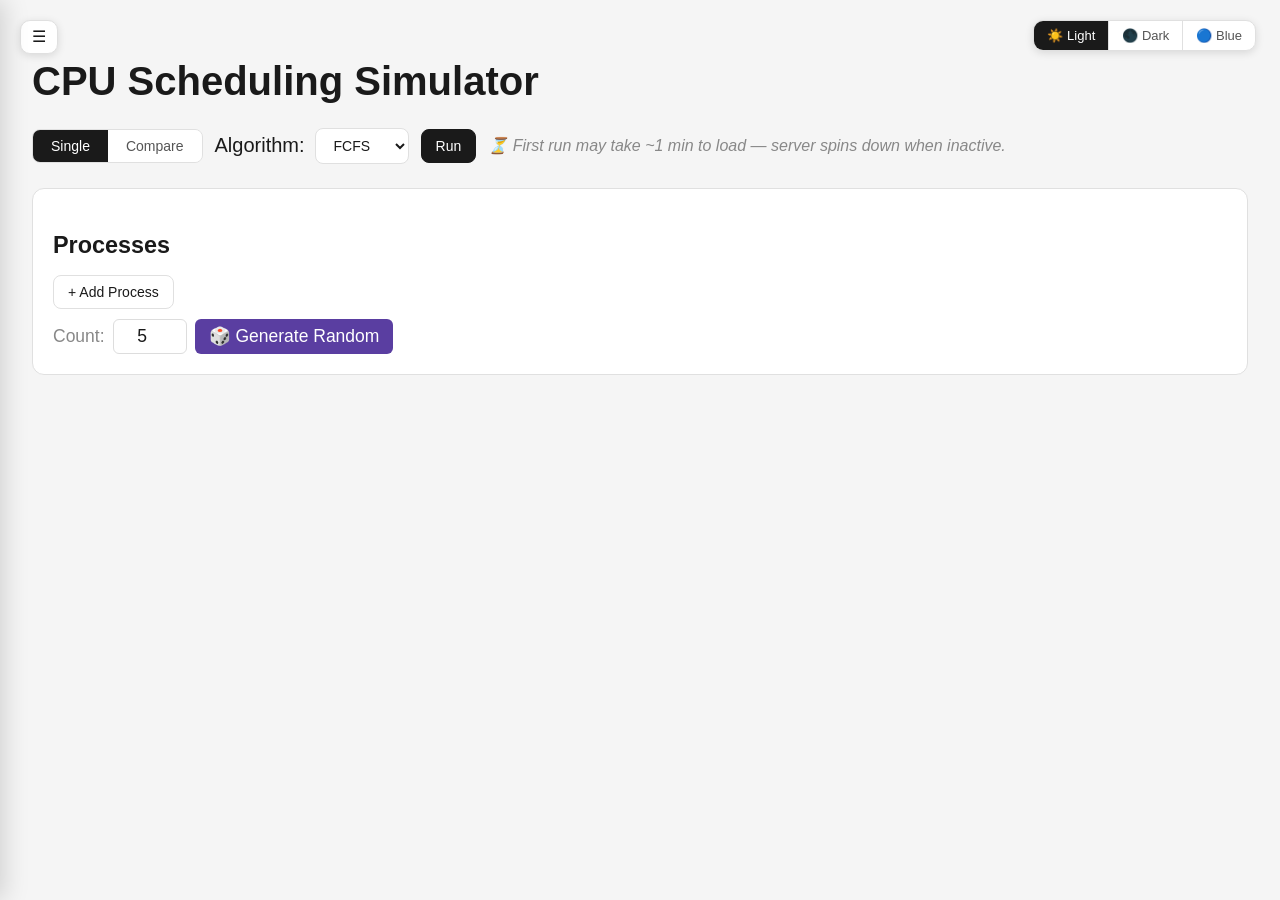
<file: index.html>
<!Doctype html>
<html lang="en">
<head>
    <meta charset="utf-8">
    <title>CPU Scheduling Simulator</title>

    <!-- CSS modules -->
    <link rel="stylesheet" href="css/base.css">
    <link rel="stylesheet" href="css/layout.css">
    <link rel="stylesheet" href="css/modal.css">
    <link rel="stylesheet" href="css/process.css">
    <link rel="stylesheet" href="css/gantt.css">
    <link rel="stylesheet" href="css/table.css">
    <link rel="stylesheet" href="css/averages.css">
    <link rel="stylesheet" href="css/compare.css">
    <link rel="stylesheet" href="css/theme.css">
    <link rel="stylesheet" href="css/recents.css">

    <script type="module" src="js/main.js"></script>
</head>
<body>

<button id="btn-hamburger" title="Recent Runs">☰</button>

<div id="recents-overlay"></div>

<div id="recents-sidebar">
    <div class="recents-header">
        <h2>⏱ Recent Runs</h2>
        <button id="btn-close-recents" title="Close">✕</button>
    </div>
    <div id="recents-list"></div>
    <div class="recents-footer">
        <button id="btn-clear-recents">Clear All</button>
    </div>
</div>

<div id="theme-switcher">
    <button class="theme-btn theme-btn-active" data-theme="light">☀️ Light</button>
    <button class="theme-btn" data-theme="dark">🌑 Dark</button>
    <button class="theme-btn" data-theme="blue">🔵 Blue</button>
</div>

<h1>CPU Scheduling Simulator</h1>

<div id="algorithmSelector">

    <!-- Mode toggle -->
    <div id="mode-toggle">
        <button id="btn-single"  class="mode-btn mode-btn-active">Single</button>
        <button id="btn-compare" class="mode-btn">Compare</button>
    </div>

    <!-- Single mode: one dropdown -->
    <div id="single-controls">
        <label for="algorithm">Algorithm:</label>
        <select id="algorithm">
            <option value="FCFS">FCFS</option>
            <option value="SJF">SJF</option>
            <option value="SRTF">SRTF</option>
            <option value="RR">RR</option>
            <option value="Priority">Priority</option>
        </select>
    </div>

    <!-- Compare mode: checkboxes -->
    <div id="compare-controls">
        <span class="compare-label">Algorithms:</span>
        <label class="algo-checkbox"><input type="checkbox" value="FCFS"     checked> FCFS</label>
        <label class="algo-checkbox"><input type="checkbox" value="SJF"      checked> SJF</label>
        <label class="algo-checkbox"><input type="checkbox" value="SRTF">             SRTF</label>
        <label class="algo-checkbox"><input type="checkbox" value="RR">               RR</label>
        <label class="algo-checkbox"><input type="checkbox" value="Priority">          Priority</label>
    </div>

    <!-- Quantum (shown for RR in either mode) -->
    <div id="quantum-group">
        <label for="quantum">Quantum:</label>
        <input type="number" id="quantum" min="1" max="99" value="2">
    </div>

    <button id="run-algorithm">Run</button>
    <span id="server-notice">⏳ First run may take ~1 min to load — server spins down when inactive.</span>
</div>

<!-- Process List -->
<div id="process-container">
    <h3>Processes</h3>
    <div id="process-list"></div>
    <button id="btn-open-modal" class="btn-add-process">+ Add Process</button>
    <div class="random-controls">
        <label for="random-count">Count:</label>
        <input type="number" id="random-count" min="1" max="20" value="5">
        <button id="btn-generate-random" class="btn-random">🎲 Generate Random</button>
    </div>
</div>

<!-- Add Process Modal -->
<div id="modal">
    <div id="modal-box">
        <h2>Add new Process</h2>
        <div class="modal-field">
            <label for="arrival-time">Arrival Time</label>
            <input type="number" id="arrival-time" placeholder="e.g. 0" min="0" max="99">
        </div>
        <div class="modal-field">
            <label for="burst-time">Burst Time</label>
            <input type="number" id="burst-time" placeholder="e.g. 5" min="1" max="99">
        </div>
        <div class="modal-field">
            <label for="priority">Priority <span style="font-weight:400">(optional)</span></label>
            <input type="number" id="priority" placeholder="e.g. 1" min="0" max="99">
        </div>
        <p class="error" id="modal-error"></p>
        <div class="modal-buttons">
            <button id="btn-add-process" class="btn-add">Add</button>
            <button id="btn-cancel" class="btn-cancel">Cancel</button>
        </div>
    </div>
</div>

<!-- Single-mode Results -->
<div id="results">
    <h2>Results</h2>

    <h3>Gantt Chart</h3>
    <div id="gantt-chart"></div>

    <h3>Process Table</h3>
    <table>
        <thead>
            <tr>
                <th>Process</th>
                <th>Arrival Time</th>
                <th>Burst Time</th>
                <th>Priority</th>
                <th>Waiting Time</th>
                <th>Turnaround Time</th>
            </tr>
        </thead>
        <tbody id="process-table-body"></tbody>
    </table>

    <div id="averages"></div>
</div>

<!-- Compare-mode Results -->
<div id="comparison-results">
    <h2>Comparison Results</h2>

    <h3>Summary</h3>
    <table id="comparison-summary-table">
        <thead>
            <tr>
                <th>Algorithm</th>
                <th>Avg Waiting Time</th>
                <th>Avg Turnaround Time</th>
                <th>Throughput</th>
            </tr>
        </thead>
        <tbody id="comparison-summary-body"></tbody>
    </table>

    <div id="comparison-charts"></div>
</div>

</body>
</html>
</file>
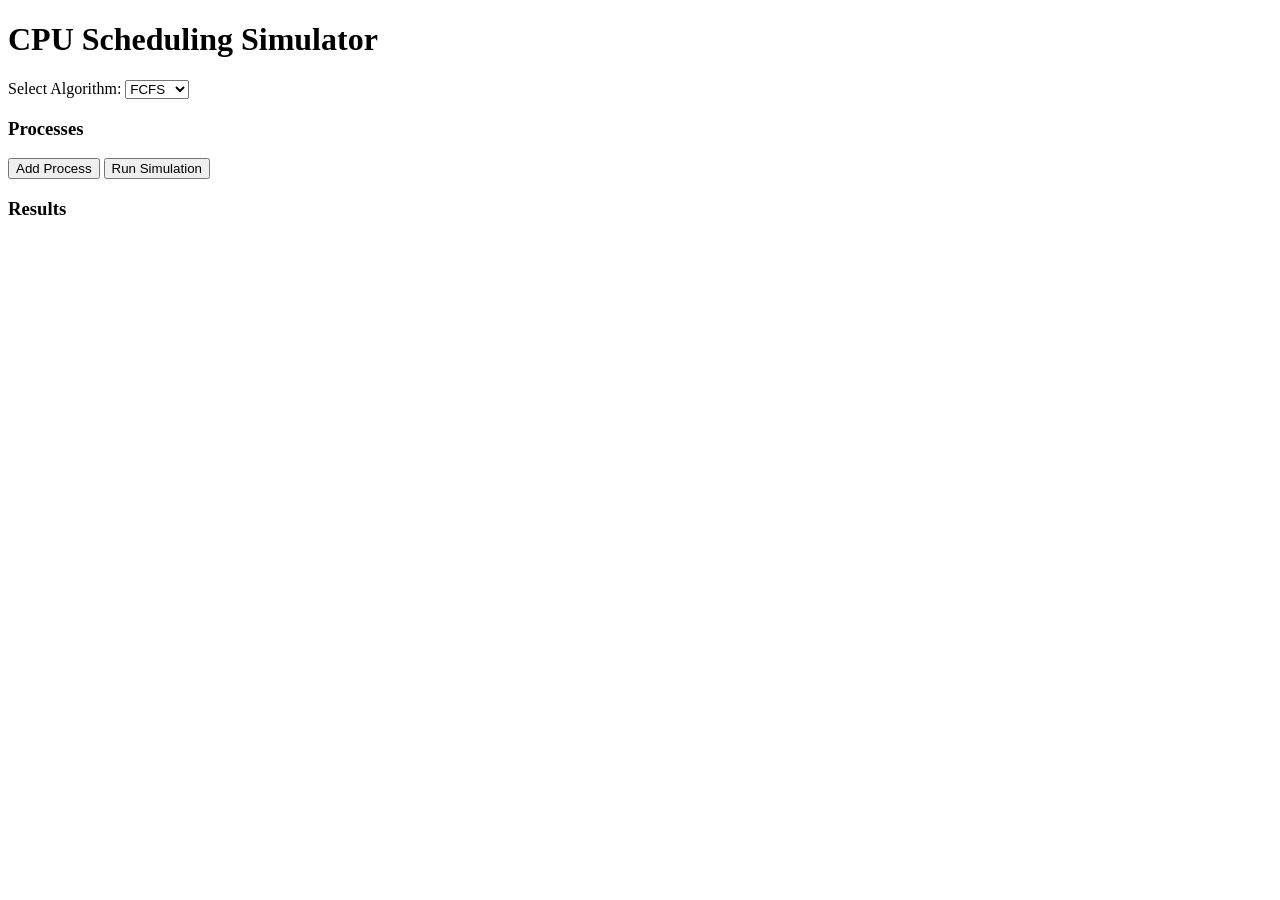
<file: target/classes/static/index.html>
<!Doctype html>
<html lang="en">
<head>
    <meta charset="utf-8">
    <title>CPU Scheduling Simulator</title>
    <script defer src="main.js"></script>
</head>
<body>
<h1>CPU Scheduling Simulator</h1>
<label for="algorithm">Select Algorithm:</label>
<select id="algorithm">
    <option value="FCFS">FCFS</option>
    <option value="SJF">SJF</option>
    <option value="SRTF">SRTF</option>
    <option value="RR">RR</option>
    <option value="Priority">Priority</option>
</select>
<h3>Processes</h3>
<div id="processContainer"></div>
<button id="add-process">Add Process</button>
<button id="run-algorithm">Run Simulation</button>
<h3>Results</h3>
<pre id="results"></pre>
</body>
</html>
</file>
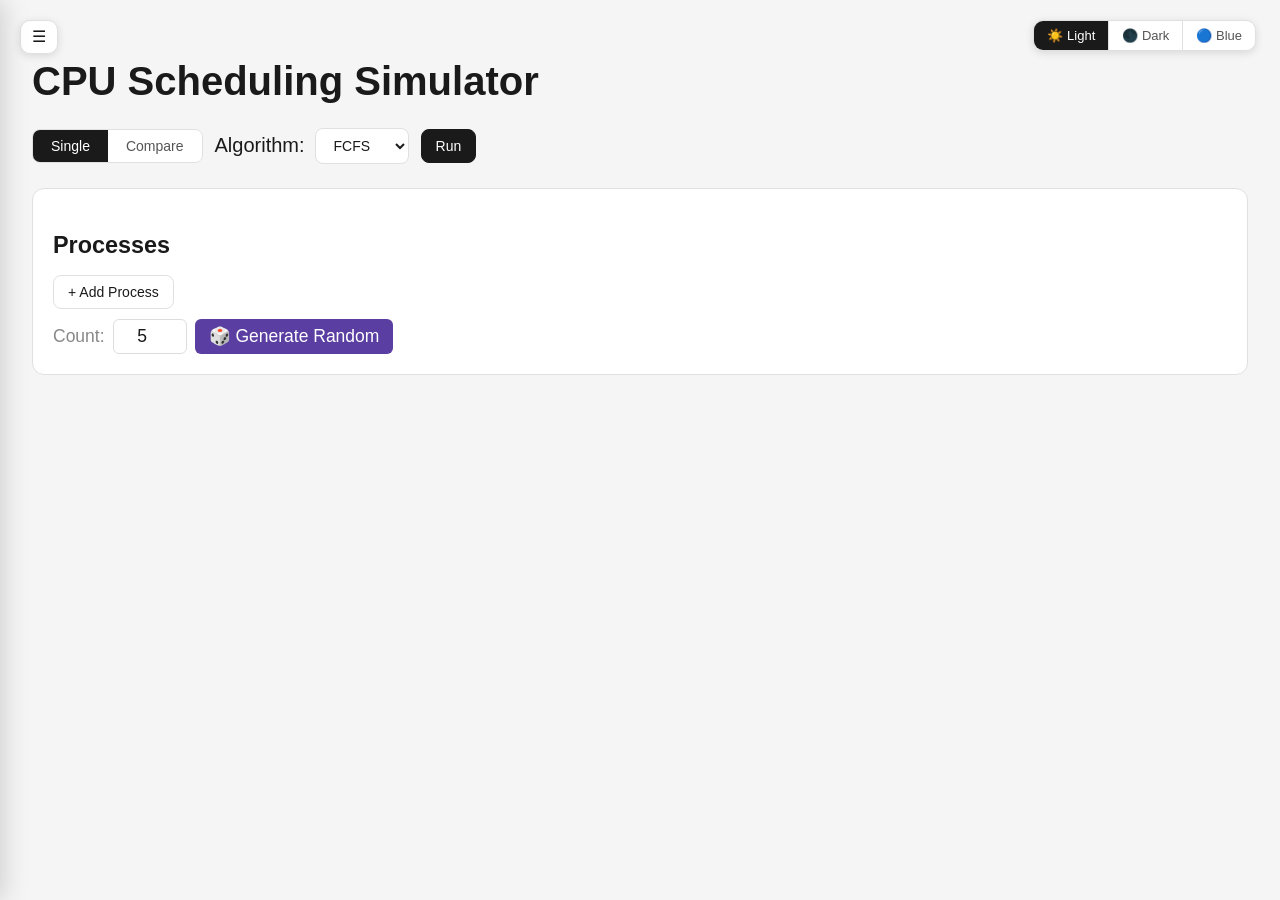
<file: src/main/resources/static/index.html>
<!Doctype html>
<html lang="en">
<head>
    <meta charset="utf-8">
    <title>CPU Scheduling Simulator</title>

    <!-- CSS modules -->
    <link rel="stylesheet" href="css/base.css">
    <link rel="stylesheet" href="css/layout.css">
    <link rel="stylesheet" href="css/modal.css">
    <link rel="stylesheet" href="css/process.css">
    <link rel="stylesheet" href="css/gantt.css">
    <link rel="stylesheet" href="css/table.css">
    <link rel="stylesheet" href="css/averages.css">
    <link rel="stylesheet" href="css/compare.css">
    <link rel="stylesheet" href="css/theme.css">
    <link rel="stylesheet" href="css/recents.css">

    <script type="module" src="js/main.js"></script>
</head>
<body>

<button id="btn-hamburger" title="Recent Runs">☰</button>

<div id="recents-overlay"></div>

<div id="recents-sidebar">
    <div class="recents-header">
        <h2>⏱ Recent Runs</h2>
        <button id="btn-close-recents" title="Close">✕</button>
    </div>
    <div id="recents-list"></div>
    <div class="recents-footer">
        <button id="btn-clear-recents">Clear All</button>
    </div>
</div>

<div id="theme-switcher">
    <button class="theme-btn theme-btn-active" data-theme="light">☀️ Light</button>
    <button class="theme-btn" data-theme="dark">🌑 Dark</button>
    <button class="theme-btn" data-theme="blue">🔵 Blue</button>
</div>

<h1>CPU Scheduling Simulator</h1>

<div id="algorithmSelector">

    <!-- Mode toggle -->
    <div id="mode-toggle">
        <button id="btn-single"  class="mode-btn mode-btn-active">Single</button>
        <button id="btn-compare" class="mode-btn">Compare</button>
    </div>

    <!-- Single mode: one dropdown -->
    <div id="single-controls">
        <label for="algorithm">Algorithm:</label>
        <select id="algorithm">
            <option value="FCFS">FCFS</option>
            <option value="SJF">SJF</option>
            <option value="SRTF">SRTF</option>
            <option value="RR">RR</option>
            <option value="Priority">Priority</option>
        </select>
    </div>

    <!-- Compare mode: checkboxes -->
    <div id="compare-controls">
        <span class="compare-label">Algorithms:</span>
        <label class="algo-checkbox"><input type="checkbox" value="FCFS"     checked> FCFS</label>
        <label class="algo-checkbox"><input type="checkbox" value="SJF"      checked> SJF</label>
        <label class="algo-checkbox"><input type="checkbox" value="SRTF">             SRTF</label>
        <label class="algo-checkbox"><input type="checkbox" value="RR">               RR</label>
        <label class="algo-checkbox"><input type="checkbox" value="Priority">          Priority</label>
    </div>

    <!-- Quantum (shown for RR in either mode) -->
    <div id="quantum-group">
        <label for="quantum">Quantum:</label>
        <input type="number" id="quantum" min="1" max="99" value="2">
    </div>

    <button id="run-algorithm">Run</button>
</div>

<!-- Process List -->
<div id="process-container">
    <h3>Processes</h3>
    <div id="process-list"></div>
    <button id="btn-open-modal" class="btn-add-process">+ Add Process</button>
    <div class="random-controls">
        <label for="random-count">Count:</label>
        <input type="number" id="random-count" min="1" max="20" value="5">
        <button id="btn-generate-random" class="btn-random">🎲 Generate Random</button>
    </div>
</div>

<!-- Add Process Modal -->
<div id="modal">
    <div id="modal-box">
        <h2>Add new Process</h2>
        <div class="modal-field">
            <label for="arrival-time">Arrival Time</label>
            <input type="number" id="arrival-time" placeholder="e.g. 0" min="0" max="99">
        </div>
        <div class="modal-field">
            <label for="burst-time">Burst Time</label>
            <input type="number" id="burst-time" placeholder="e.g. 5" min="1" max="99">
        </div>
        <div class="modal-field">
            <label for="priority">Priority <span style="font-weight:400">(optional)</span></label>
            <input type="number" id="priority" placeholder="e.g. 1" min="0" max="99">
        </div>
        <p class="error" id="modal-error"></p>
        <div class="modal-buttons">
            <button id="btn-add-process" class="btn-add">Add</button>
            <button id="btn-cancel" class="btn-cancel">Cancel</button>
        </div>
    </div>
</div>

<!-- Single-mode Results -->
<div id="results">
    <h2>Results</h2>

    <h3>Gantt Chart</h3>
    <div id="gantt-chart"></div>

    <h3>Process Table</h3>
    <table>
        <thead>
            <tr>
                <th>Process</th>
                <th>Arrival Time</th>
                <th>Burst Time</th>
                <th>Priority</th>
                <th>Waiting Time</th>
                <th>Turnaround Time</th>
            </tr>
        </thead>
        <tbody id="process-table-body"></tbody>
    </table>

    <div id="averages"></div>
</div>

<!-- Compare-mode Results -->
<div id="comparison-results">
    <h2>Comparison Results</h2>

    <h3>Summary</h3>
    <table id="comparison-summary-table">
        <thead>
            <tr>
                <th>Algorithm</th>
                <th>Avg Waiting Time</th>
                <th>Avg Turnaround Time</th>
                <th>Throughput</th>
            </tr>
        </thead>
        <tbody id="comparison-summary-body"></tbody>
    </table>

    <div id="comparison-charts"></div>
</div>

</body>
</html>
</file>
<file: css/base.css>
html { font-size: 125%; }

body {
    font-family: sans-serif;
    padding: 24px;
    background: var(--bg-page);
    color: var(--text-primary);
    transition: background 0.25s, color 0.25s;
}

h1 { margin-bottom: 24px; }

select, button, input {
    font-size: 14px;
    border-radius: 8px;
    border: 1.5px solid var(--border-color);
    cursor: pointer;
    background: var(--surface);
    color: var(--text-primary);
}

select, button { padding: 8px 14px; }

.error { color: #e05c5c; font-size: 13px; }
</file>
<file: css/layout.css>
#algorithmSelector {
    display: flex;
    align-items: center;
    gap: 12px;
    margin-bottom: 24px;
    flex-wrap: wrap;
}

#run-algorithm {
    background: var(--accent-bg);
    color: var(--accent-text);
    border-color: var(--accent-bg);
}

#quantum-group { display: none; align-items: center; gap: 8px; }
#quantum-group.visible { display: flex; }

#process-container {
    background: var(--surface);
    border-radius: 12px;
    padding: 20px;
    margin-bottom: 24px;
    border: 1.5px solid var(--border-color);
}

#process-container h3 { margin-bottom: 12px; }

#results { display: none; }
#results h2 { margin-bottom: 16px; }

#comparison-results { display: none; }
#comparison-results h2 { margin-bottom: 16px; }
#comparison-results h3 { margin-bottom: 12px; }

#averages { display: flex; gap: 16px; }

#server-notice {
    font-size: 16px;
    color: var(--text-muted);
    font-style: italic;
}
</file>
<file: css/modal.css>
#modal {
    display: none;
    position: fixed;
    top: 0; left: 0;
    width: 100%; height: 100%;
    background: rgba(0,0,0,0.55);
    align-items: center;
    justify-content: center;
    z-index: 100;
}

#modal.active { display: flex; }

#modal-box {
    background: var(--surface);
    border: 1.5px solid var(--border-color);
    border-radius: 16px;
    padding: 28px;
    width: 340px;
    display: flex;
    flex-direction: column;
    gap: 12px;
}

#modal-box h2 { font-size: 18px; margin-bottom: 4px; }

.modal-field { display: flex; flex-direction: column; gap: 4px; }

.modal-field label { color: var(--text-secondary); font-size: 14px; }

#modal-box input {
    width: 100%;
    padding: 9px 12px;
    border: 1.5px solid var(--input-border);
    border-radius: 8px;
    font-size: 14px;
    outline: none;
    box-sizing: border-box;
    background: var(--input-bg);
    color: var(--text-primary);
    cursor: text;
}

#modal-box input:focus { border-color: var(--accent-bg); }

.modal-buttons { display: flex; gap: 10px; margin-top: 4px; }

.btn-add {
    flex: 1;
    background: var(--accent-bg);
    color: var(--accent-text);
    border: none;
    border-radius: 8px;
    padding: 10px;
    font-size: 14px;
    cursor: pointer;
}

.btn-cancel {
    flex: 1;
    background: transparent;
    color: var(--text-primary);
    border: 1.5px solid var(--border-color);
    border-radius: 8px;
    padding: 10px;
    font-size: 14px;
    cursor: pointer;
}
</file>
<file: css/process.css>
.process-card {
    display: flex;
    gap: 12px;
    align-items: center;
    background: var(--surface-alt);
    border: 1.5px solid var(--border-color);
    border-radius: 8px;
    padding: 10px 14px;
    margin-bottom: 8px;
    font-size: 14px;
}

.p-badge {
    width: 30px; height: 30px;
    border-radius: 6px;
    display: flex; align-items: center; justify-content: center;
    font-size: 11px; font-weight: 700;
    flex-shrink: 0; color: white;
}

.pc-1 .p-badge { background: #e05c5c; }
.pc-2 .p-badge { background: #d97c2e; }
.pc-3 .p-badge { background: #c9a82c; }
.pc-4 .p-badge { background: #4caa5e; }
.pc-5 .p-badge { background: #3a8fd4; }
.pc-6 .p-badge { background: #7c62d4; }
.pc-7 .p-badge { background: #c45c9e; }
.pc-8 .p-badge { background: #2aabaa; }

.p-info { display: flex; gap: 20px; flex: 1; flex-wrap: wrap; }
.p-field { display: flex; flex-direction: column; gap: 1px; }

.p-label {
    font-size: 10px; font-weight: 600;
    text-transform: uppercase; letter-spacing: 0.5px;
    color: var(--text-muted);
}

.p-value { font-size: 14px; font-weight: 700; color: var(--text-primary); }

.btn-add-process { margin-top: 4px; }

.btn-delete {
    margin-left: auto;
    background: transparent;
    color: #cc0000;
    border: 1.5px solid #cc0000;
    border-radius: 8px;
    padding: 4px 12px;
    font-size: 13px;
    cursor: pointer;
}
.btn-delete:hover { background: #cc0000; color: white; }

.random-controls {
    display: flex;
    align-items: center;
    gap: 8px;
    margin-top: 10px;
}

.random-controls label { font-size: 0.875rem; color: var(--text-muted); }

.random-controls input {
    width: 56px;
    padding: 6px 8px;
    border-radius: 6px;
    border: 1.5px solid var(--input-border);
    background: var(--input-bg);
    color: var(--text-primary);
    text-align: center;
    font-size: 0.875rem;
    cursor: text;
}

.btn-random {
    padding: 7px 14px;
    background: #5a3ea1;
    color: #fff;
    border: none;
    border-radius: 6px;
    cursor: pointer;
    font-size: 0.875rem;
    transition: background 0.2s;
}
.btn-random:hover { background: #7055c2; }
</file>
<file: css/gantt.css>
/* shared wrapper used by both single and compare modes */
#gantt-chart,
.gantt-chart {
    display: flex;
    overflow-x: auto;
    margin-bottom: 24px;
    padding-bottom: 8px;
}

.gantt-block {
    display: flex;
    flex-direction: column;
    align-items: center;
    min-width: 60px;
}

.gantt-bar {
    width: 100%;
    height: 72px;
    font-size: 15px;
    font-weight: 600;
    display: flex;
    align-items: center;
    justify-content: center;
    border: 1px solid rgba(0,0,0,0.15);
    box-sizing: border-box;
    position: relative;
    cursor: pointer;
}

.gantt-time {
    font-size: 11px;
    color: var(--text-muted);
    margin-top: 4px;
    align-self: flex-start;
}

.gantt-idle {
    background: var(--idle-bg);
    color: var(--idle-color);
    font-style: italic;
    font-weight: 400;
    border-right: 2px dashed var(--border-color);
}

/* process color bars */
.gc-1 { background: #e05c5c; color: white; }
.gc-2 { background: #d97c2e; color: white; }
.gc-3 { background: #c9a82c; color: white; }
.gc-4 { background: #4caa5e; color: white; }
.gc-5 { background: #3a8fd4; color: white; }
.gc-6 { background: #7c62d4; color: white; }
.gc-7 { background: #c45c9e; color: white; }
.gc-8 { background: #2aabaa; color: white; }

/* hover tooltip */
.gantt-tooltip {
    display: none;
    position: fixed;
    background: #1a1a1a;
    color: white;
    border-radius: 8px;
    padding: 10px 14px;
    font-size: 12px;
    white-space: nowrap;
    z-index: 9999;
    line-height: 1.8;
    box-shadow: 0 4px 16px rgba(0,0,0,0.25);
}

.gantt-tooltip::after {
    content: '';
    position: absolute;
    top: 100%;
    left: 50%;
    transform: translateX(-50%);
    border: 6px solid transparent;
    border-top-color: #1a1a1a;
}

.tt-pid {
    font-weight: 700;
    font-size: 13px;
    display: block;
    margin-bottom: 4px;
}

.tt-row {
    display: flex;
    justify-content: space-between;
    gap: 18px;
    color: rgba(255,255,255,0.65);
    font-size: 11px;
}

.tt-row span:last-child {
    color: white;
    font-weight: 600;
}

/* ── Gantt scrollbar ──────────────────────────────────────────────── */

/* Chrome / Edge / Safari */
#gantt-chart::-webkit-scrollbar,
.gantt-chart::-webkit-scrollbar {
    height: 8px;
}

#gantt-chart::-webkit-scrollbar-track,
.gantt-chart::-webkit-scrollbar-track {
    background: var(--surface-alt);
    border-radius: 4px;
}

#gantt-chart::-webkit-scrollbar-thumb,
.gantt-chart::-webkit-scrollbar-thumb {
    background: var(--border-color);
    border-radius: 4px;
}

#gantt-chart::-webkit-scrollbar-thumb:hover,
.gantt-chart::-webkit-scrollbar-thumb:hover {
    background: var(--text-muted);
}

/* Firefox */
#gantt-chart,
.gantt-chart {
    scrollbar-width: thin;
    scrollbar-color: var(--border-color) var(--surface-alt);
}
</file>
<file: css/table.css>
table {
    width: 100%;
    border-collapse: collapse;
    font-size: 14px;
    background: var(--surface);
    border-radius: 12px;
    overflow: hidden;
    border: 1.5px solid var(--border-color);
    margin-bottom: 16px;
}

th {
    background: var(--accent-bg);
    color: var(--accent-text);
    padding: 10px 14px;
    text-align: left;
}

td {
    padding: 10px 14px;
    border-bottom: 1px solid var(--border-subtle);
    color: var(--text-primary);
}

tr:last-child td { border-bottom: none; }

.td-pid { display: flex; align-items: center; gap: 8px; }
.td-dot { width: 10px; height: 10px; border-radius: 50%; flex-shrink: 0; }

.tr-1 { background: var(--tr-1); }
.tr-2 { background: var(--tr-2); }
.tr-3 { background: var(--tr-3); }
.tr-4 { background: var(--tr-4); }
.tr-5 { background: var(--tr-5); }
.tr-6 { background: var(--tr-6); }
.tr-7 { background: var(--tr-7); }
.tr-8 { background: var(--tr-8); }
</file>
<file: css/averages.css>
.avg-card {
    background: var(--surface);
    border: 1.5px solid var(--border-color);
    border-radius: 10px;
    padding: 14px 20px;
    font-size: 14px;
}

.avg-label { font-size: 14px; color: var(--text-secondary); margin-bottom: 4px; }

.avg-value { display: block; font-size: 28px; font-weight: 700; margin-bottom: 6px; }

.avg-hint {
    font-size: 12px; font-weight: 500;
    border-radius: 5px; display: inline-block; padding: 2px 8px;
}

.stat-green .avg-value { color: #2e7d43; }
.stat-green .avg-hint  { background: var(--hint-green-bg); color: #2e7d43; }

.stat-amber .avg-value { color: #8a7010; }
.stat-amber .avg-hint  { background: var(--hint-amber-bg); color: #8a7010; }

.stat-red   .avg-value { color: #b83232; }
.stat-red   .avg-hint  { background: var(--hint-red-bg); color: #b83232; }
</file>
<file: css/compare.css>
#mode-toggle {
    display: flex;
    border: 1.5px solid var(--border-color);
    border-radius: 8px;
    overflow: hidden;
}

.mode-btn {
    border: none;
    border-radius: 0;
    background: var(--surface);
    color: var(--text-secondary);
    padding: 8px 18px;
    font-size: 14px;
    cursor: pointer;
}

.mode-btn-active {
    background: var(--accent-bg);
    color: var(--accent-text);
}


#single-controls,
#compare-controls {
    display: flex;
    align-items: center;
    gap: 10px;
    flex-wrap: wrap;
}

.compare-label {
    font-size: 14px;
    font-weight: 600;
    color: var(--text-primary);
}

.algo-checkbox {
    display: flex;
    align-items: center;
    gap: 5px;
    font-size: 14px;
    cursor: pointer;
    background: var(--surface);
    border: 1.5px solid var(--border-color);
    border-radius: 8px;
    padding: 6px 12px;
}

.algo-checkbox input { cursor: pointer; }


.cell-winner {
    background: var(--winner-bg);
    color: #2e7d43;
    font-weight: 700;
}

#comparison-charts { margin-top: 24px; }

.compare-section {
    background: var(--surface);
    border: 1.5px solid var(--border-color);
    border-radius: 12px;
    margin-bottom: 16px;
    overflow: hidden;
}

.compare-section-header {
    display: flex;
    justify-content: space-between;
    align-items: center;
    padding: 14px 20px;
    font-size: 16px;
    font-weight: 700;
    cursor: pointer;
    background: var(--surface-alt);
    border-bottom: 1.5px solid var(--border-color);
    user-select: none;
}

.compare-section-header:hover {
    background: var(--surface-hover);
}

.compare-chevron {
    font-size: 13px;
    color: var(--text-muted);
}

.compare-section-body {
    padding: 20px;
}

.compare-section-body.collapsed { display: none; }

.compare-section-body h4 {
    margin: 0 0 10px 0;
    font-size: 14px;
    color: var(--text-secondary);
    text-transform: uppercase;
    letter-spacing: 0.5px;
}

.compare-process-table { margin-bottom: 0; }
</file>
<file: css/theme.css>
/* Light (default)*/
:root {
    --bg-page:        #f5f5f5;
    --surface:        #ffffff;
    --surface-alt:    #f9f9f9;
    --surface-hover:  #f0f0f0;
    --border-color:   #e0e0e0;
    --border-subtle:  #eeeeee;
    --text-primary:   #1a1a1a;
    --text-secondary: #555555;
    --text-muted:     #888888;
    --accent-bg:      #1a1a1a;
    --accent-text:    #ffffff;
    --input-border:   #dddddd;
    --input-bg:       #ffffff;
    --idle-bg:        #c0c0c0;
    --idle-color:     #555555;
    --hint-green-bg:  #eef8f1;
    --hint-amber-bg:  #fdf8e7;
    --hint-red-bg:    #fdf1f1;
    --winner-bg:      #eef8f1;
    --tr-1: #fff5f5; --tr-2: #fff8f2; --tr-3: #fffdf0; --tr-4: #f3fbf5;
    --tr-5: #f0f7fd; --tr-6: #f5f2fd; --tr-7: #fdf2f8; --tr-8: #f0fbfb;
}

/* Classic Dark */
html[data-theme="dark"] {
    --bg-page:        #121212;
    --surface:        #1e1e1e;
    --surface-alt:    #252525;
    --surface-hover:  #2e2e2e;
    --border-color:   #333333;
    --border-subtle:  #2a2a2a;
    --text-primary:   #e8e8e8;
    --text-secondary: #aaaaaa;
    --text-muted:     #666666;
    --accent-bg:      #e8e8e8;
    --accent-text:    #1a1a1a;
    --input-border:   #444444;
    --input-bg:       #2a2a2a;
    --idle-bg:        #3a3a3a;
    --idle-color:     #aaaaaa;
    --hint-green-bg:  #1a3325;
    --hint-amber-bg:  #332a10;
    --hint-red-bg:    #331a1a;
    --winner-bg:      #1a3325;
    --tr-1: #2b1f1f; --tr-2: #2b2218; --tr-3: #2b271a; --tr-4: #1a2b1f;
    --tr-5: #1a2233; --tr-6: #221a2b; --tr-7: #2b1a24; --tr-8: #1a2b2b;
}

/* Dark Blue */
html[data-theme="blue"] {
    --bg-page:        #0d1117;
    --surface:        #161b22;
    --surface-alt:    #1c2230;
    --surface-hover:  #232d40;
    --border-color:   #30384a;
    --border-subtle:  #263040;
    --text-primary:   #e6edf3;
    --text-secondary: #8b949e;
    --text-muted:     #6e7681;
    --accent-bg:      #58a6ff;
    --accent-text:    #0d1117;
    --input-border:   #30384a;
    --input-bg:       #1c2230;
    --idle-bg:        #30384a;
    --idle-color:     #8b949e;
    --hint-green-bg:  #122618;
    --hint-amber-bg:  #271e0e;
    --hint-red-bg:    #271014;
    --winner-bg:      #122618;
    --tr-1: #1f1418; --tr-2: #1f1a12; --tr-3: #1f1e12; --tr-4: #121f18;
    --tr-5: #12181f; --tr-6: #17121f; --tr-7: #1f1218; --tr-8: #121f1f;
}

/* Theme Switcher Widget */
#theme-switcher {
    position: fixed;
    top: 20px;
    right: 24px;
    display: flex;
    border: 1.5px solid var(--border-color);
    border-radius: 10px;
    overflow: hidden;
    z-index: 200;
    background: var(--surface);
    box-shadow: 0 2px 8px rgba(0,0,0,0.12);
}

.theme-btn {
    border: none;
    border-radius: 0;
    background: transparent;
    color: var(--text-secondary);
    padding: 7px 13px;
    font-size: 13px;
    cursor: pointer;
    transition: background 0.2s, color 0.2s;
}

.theme-btn:not(:last-child) {
    border-right: 1.5px solid var(--border-color);
}

.theme-btn-active {
    background: var(--accent-bg);
    color: var(--accent-text);
}

.theme-btn:not(.theme-btn-active):hover {
    background: var(--surface-hover);
    color: var(--text-primary);
}
</file>
<file: css/recents.css>
#btn-hamburger {
    position: fixed;
    top: 20px;
    left: 20px;
    z-index: 300;
    background: var(--surface);
    border: 1.5px solid var(--border-color);
    border-radius: 10px;
    padding: 8px 11px;
    cursor: pointer;
    font-size: 16px;
    line-height: 1;
    color: var(--text-primary);
    box-shadow: 0 2px 8px rgba(0,0,0,0.12);
    transition: background 0.2s;
}
#btn-hamburger:hover { background: var(--surface-hover); }

#recents-overlay {
    display: none;
    position: fixed;
    inset: 0;
    background: rgba(0,0,0,0.4);
    z-index: 400;
}
#recents-overlay.active { display: block; }

#recents-sidebar {
    position: fixed;
    top: 0;
    left: 0;
    height: 100%;
    width: 320px;
    background: var(--surface);
    border-right: 1.5px solid var(--border-color);
    z-index: 500;
    display: flex;
    flex-direction: column;
    transform: translateX(-100%);
    transition: transform 0.28s cubic-bezier(0.4, 0, 0.2, 1);
    box-shadow: 4px 0 24px rgba(0,0,0,0.15);
}
#recents-sidebar.open { transform: translateX(0); }

.recents-header {
    display: flex;
    align-items: center;
    justify-content: space-between;
    padding: 18px 16px 14px;
    border-bottom: 1.5px solid var(--border-color);
    flex-shrink: 0;
}
.recents-header h2 {
    font-size: 16px;
    font-weight: 700;
    margin: 0;
    color: var(--text-primary);
}
#btn-close-recents {
    background: transparent;
    border: none;
    font-size: 20px;
    color: var(--text-muted);
    cursor: pointer;
    padding: 2px 6px;
    border-radius: 6px;
    line-height: 1;
}
#btn-close-recents:hover {
    background: var(--surface-hover);
    color: var(--text-primary);
}

#recents-list {
    flex: 1;
    overflow-y: auto;
    padding: 10px 10px;
    scrollbar-width: thin;
    scrollbar-color: var(--border-color) transparent;
}
#recents-list::-webkit-scrollbar       { width: 6px; }
#recents-list::-webkit-scrollbar-thumb { background: var(--border-color); border-radius: 3px; }

.recents-empty {
    color: var(--text-muted);
    font-size: 13px;
    text-align: center;
    margin-top: 40px;
    line-height: 1.7;
}

.recent-entry {
    background: var(--surface-alt);
    border: 1.5px solid var(--border-color);
    border-radius: 10px;
    padding: 12px 14px;
    margin-bottom: 8px;
    display: flex;
    flex-direction: column;
    gap: 5px;
}

.recent-top {
    display: flex;
    justify-content: space-between;
    align-items: flex-start;
    gap: 8px;
}

.recent-algo {
    font-size: 14px;
    font-weight: 700;
    color: var(--text-primary);
}

.recent-time {
    font-size: 11px;
    color: var(--text-muted);
    white-space: nowrap;
    flex-shrink: 0;
}

.recent-meta {
    font-size: 12px;
    color: var(--text-secondary);
    display: flex;
    align-items: center;
    gap: 6px;
}

.recent-tag {
    background: var(--accent-bg);
    color: var(--accent-text);
    font-size: 10px;
    font-weight: 700;
    padding: 2px 7px;
    border-radius: 20px;
    text-transform: uppercase;
    letter-spacing: 0.4px;
}

.recent-stats {
    display: flex;
    gap: 6px;
    flex-wrap: wrap;
    margin-top: 2px;
}

.recent-pill {
    background: var(--surface);
    border: 1.5px solid var(--border-color);
    border-radius: 6px;
    padding: 2px 8px;
    font-size: 11px;
    color: var(--text-secondary);
}

.recent-pill strong { color: var(--text-primary); }

.recents-footer {
    padding: 12px 16px;
    border-top: 1.5px solid var(--border-color);
    flex-shrink: 0;
}

#btn-clear-recents {
    width: 100%;
    background: transparent;
    color: #cc0000;
    border: 1.5px solid #cc0000;
    border-radius: 8px;
    padding: 8px;
    font-size: 13px;
    cursor: pointer;
    transition: background 0.2s;
}
#btn-clear-recents:hover { background: #cc0000; color: white; }

.recent-entry {
    cursor: pointer;
    transition: border-color 0.15s, background 0.15s;
}

.recent-entry:hover {
    background: var(--surface-hover);
    border-color: var(--accent-bg);
}

.recent-replay-hint {
    font-size: 11px;
    color: var(--text-muted);
    margin-top: 2px;
    opacity: 0;
    transition: opacity 0.15s;
}

.recent-entry:hover .recent-replay-hint {
    opacity: 1;
}
</file>
<file: src/main/resources/static/css/base.css>
html { font-size: 125%; }

body {
    font-family: sans-serif;
    padding: 24px;
    background: var(--bg-page);
    color: var(--text-primary);
    transition: background 0.25s, color 0.25s;
}

h1 { margin-bottom: 24px; }

select, button, input {
    font-size: 14px;
    border-radius: 8px;
    border: 1.5px solid var(--border-color);
    cursor: pointer;
    background: var(--surface);
    color: var(--text-primary);
}

select, button { padding: 8px 14px; }

.error { color: #e05c5c; font-size: 13px; }
</file>
<file: src/main/resources/static/css/layout.css>
#algorithmSelector {
    display: flex;
    align-items: center;
    gap: 12px;
    margin-bottom: 24px;
    flex-wrap: wrap;
}

#run-algorithm {
    background: var(--accent-bg);
    color: var(--accent-text);
    border-color: var(--accent-bg);
}

#quantum-group { display: none; align-items: center; gap: 8px; }
#quantum-group.visible { display: flex; }

#process-container {
    background: var(--surface);
    border-radius: 12px;
    padding: 20px;
    margin-bottom: 24px;
    border: 1.5px solid var(--border-color);
}

#process-container h3 { margin-bottom: 12px; }

#results { display: none; }
#results h2 { margin-bottom: 16px; }

#comparison-results { display: none; }
#comparison-results h2 { margin-bottom: 16px; }
#comparison-results h3 { margin-bottom: 12px; }

#averages { display: flex; gap: 16px; }
</file>
<file: src/main/resources/static/css/modal.css>
#modal {
    display: none;
    position: fixed;
    top: 0; left: 0;
    width: 100%; height: 100%;
    background: rgba(0,0,0,0.55);
    align-items: center;
    justify-content: center;
    z-index: 100;
}

#modal.active { display: flex; }

#modal-box {
    background: var(--surface);
    border: 1.5px solid var(--border-color);
    border-radius: 16px;
    padding: 28px;
    width: 340px;
    display: flex;
    flex-direction: column;
    gap: 12px;
}

#modal-box h2 { font-size: 18px; margin-bottom: 4px; }

.modal-field { display: flex; flex-direction: column; gap: 4px; }

.modal-field label { color: var(--text-secondary); font-size: 14px; }

#modal-box input {
    width: 100%;
    padding: 9px 12px;
    border: 1.5px solid var(--input-border);
    border-radius: 8px;
    font-size: 14px;
    outline: none;
    box-sizing: border-box;
    background: var(--input-bg);
    color: var(--text-primary);
    cursor: text;
}

#modal-box input:focus { border-color: var(--accent-bg); }

.modal-buttons { display: flex; gap: 10px; margin-top: 4px; }

.btn-add {
    flex: 1;
    background: var(--accent-bg);
    color: var(--accent-text);
    border: none;
    border-radius: 8px;
    padding: 10px;
    font-size: 14px;
    cursor: pointer;
}

.btn-cancel {
    flex: 1;
    background: transparent;
    color: var(--text-primary);
    border: 1.5px solid var(--border-color);
    border-radius: 8px;
    padding: 10px;
    font-size: 14px;
    cursor: pointer;
}
</file>
<file: src/main/resources/static/css/process.css>
.process-card {
    display: flex;
    gap: 12px;
    align-items: center;
    background: var(--surface-alt);
    border: 1.5px solid var(--border-color);
    border-radius: 8px;
    padding: 10px 14px;
    margin-bottom: 8px;
    font-size: 14px;
}

.p-badge {
    width: 30px; height: 30px;
    border-radius: 6px;
    display: flex; align-items: center; justify-content: center;
    font-size: 11px; font-weight: 700;
    flex-shrink: 0; color: white;
}

.pc-1 .p-badge { background: #e05c5c; }
.pc-2 .p-badge { background: #d97c2e; }
.pc-3 .p-badge { background: #c9a82c; }
.pc-4 .p-badge { background: #4caa5e; }
.pc-5 .p-badge { background: #3a8fd4; }
.pc-6 .p-badge { background: #7c62d4; }
.pc-7 .p-badge { background: #c45c9e; }
.pc-8 .p-badge { background: #2aabaa; }

.p-info { display: flex; gap: 20px; flex: 1; flex-wrap: wrap; }
.p-field { display: flex; flex-direction: column; gap: 1px; }

.p-label {
    font-size: 10px; font-weight: 600;
    text-transform: uppercase; letter-spacing: 0.5px;
    color: var(--text-muted);
}

.p-value { font-size: 14px; font-weight: 700; color: var(--text-primary); }

.btn-add-process { margin-top: 4px; }

.btn-delete {
    margin-left: auto;
    background: transparent;
    color: #cc0000;
    border: 1.5px solid #cc0000;
    border-radius: 8px;
    padding: 4px 12px;
    font-size: 13px;
    cursor: pointer;
}
.btn-delete:hover { background: #cc0000; color: white; }

.random-controls {
    display: flex;
    align-items: center;
    gap: 8px;
    margin-top: 10px;
}

.random-controls label { font-size: 0.875rem; color: var(--text-muted); }

.random-controls input {
    width: 56px;
    padding: 6px 8px;
    border-radius: 6px;
    border: 1.5px solid var(--input-border);
    background: var(--input-bg);
    color: var(--text-primary);
    text-align: center;
    font-size: 0.875rem;
    cursor: text;
}

.btn-random {
    padding: 7px 14px;
    background: #5a3ea1;
    color: #fff;
    border: none;
    border-radius: 6px;
    cursor: pointer;
    font-size: 0.875rem;
    transition: background 0.2s;
}
.btn-random:hover { background: #7055c2; }
</file>
<file: src/main/resources/static/css/gantt.css>
/* shared wrapper used by both single and compare modes */
#gantt-chart,
.gantt-chart {
    display: flex;
    overflow-x: auto;
    margin-bottom: 24px;
    padding-bottom: 8px;
}

.gantt-block {
    display: flex;
    flex-direction: column;
    align-items: center;
    min-width: 60px;
}

.gantt-bar {
    width: 100%;
    height: 72px;
    font-size: 15px;
    font-weight: 600;
    display: flex;
    align-items: center;
    justify-content: center;
    border: 1px solid rgba(0,0,0,0.15);
    box-sizing: border-box;
    position: relative;
    cursor: pointer;
}

.gantt-time {
    font-size: 11px;
    color: var(--text-muted);
    margin-top: 4px;
    align-self: flex-start;
}

.gantt-idle {
    background: var(--idle-bg);
    color: var(--idle-color);
    font-style: italic;
    font-weight: 400;
    border-right: 2px dashed var(--border-color);
}

/* process color bars */
.gc-1 { background: #e05c5c; color: white; }
.gc-2 { background: #d97c2e; color: white; }
.gc-3 { background: #c9a82c; color: white; }
.gc-4 { background: #4caa5e; color: white; }
.gc-5 { background: #3a8fd4; color: white; }
.gc-6 { background: #7c62d4; color: white; }
.gc-7 { background: #c45c9e; color: white; }
.gc-8 { background: #2aabaa; color: white; }

/* hover tooltip */
.gantt-tooltip {
    display: none;
    position: fixed;
    background: #1a1a1a;
    color: white;
    border-radius: 8px;
    padding: 10px 14px;
    font-size: 12px;
    white-space: nowrap;
    z-index: 9999;
    line-height: 1.8;
    box-shadow: 0 4px 16px rgba(0,0,0,0.25);
}

.gantt-tooltip::after {
    content: '';
    position: absolute;
    top: 100%;
    left: 50%;
    transform: translateX(-50%);
    border: 6px solid transparent;
    border-top-color: #1a1a1a;
}

.tt-pid {
    font-weight: 700;
    font-size: 13px;
    display: block;
    margin-bottom: 4px;
}

.tt-row {
    display: flex;
    justify-content: space-between;
    gap: 18px;
    color: rgba(255,255,255,0.65);
    font-size: 11px;
}

.tt-row span:last-child {
    color: white;
    font-weight: 600;
}

/* ── Gantt scrollbar ──────────────────────────────────────────────── */

/* Chrome / Edge / Safari */
#gantt-chart::-webkit-scrollbar,
.gantt-chart::-webkit-scrollbar {
    height: 8px;
}

#gantt-chart::-webkit-scrollbar-track,
.gantt-chart::-webkit-scrollbar-track {
    background: var(--surface-alt);
    border-radius: 4px;
}

#gantt-chart::-webkit-scrollbar-thumb,
.gantt-chart::-webkit-scrollbar-thumb {
    background: var(--border-color);
    border-radius: 4px;
}

#gantt-chart::-webkit-scrollbar-thumb:hover,
.gantt-chart::-webkit-scrollbar-thumb:hover {
    background: var(--text-muted);
}

/* Firefox */
#gantt-chart,
.gantt-chart {
    scrollbar-width: thin;
    scrollbar-color: var(--border-color) var(--surface-alt);
}
</file>
<file: src/main/resources/static/css/table.css>
table {
    width: 100%;
    border-collapse: collapse;
    font-size: 14px;
    background: var(--surface);
    border-radius: 12px;
    overflow: hidden;
    border: 1.5px solid var(--border-color);
    margin-bottom: 16px;
}

th {
    background: var(--accent-bg);
    color: var(--accent-text);
    padding: 10px 14px;
    text-align: left;
}

td {
    padding: 10px 14px;
    border-bottom: 1px solid var(--border-subtle);
    color: var(--text-primary);
}

tr:last-child td { border-bottom: none; }

.td-pid { display: flex; align-items: center; gap: 8px; }
.td-dot { width: 10px; height: 10px; border-radius: 50%; flex-shrink: 0; }

.tr-1 { background: var(--tr-1); }
.tr-2 { background: var(--tr-2); }
.tr-3 { background: var(--tr-3); }
.tr-4 { background: var(--tr-4); }
.tr-5 { background: var(--tr-5); }
.tr-6 { background: var(--tr-6); }
.tr-7 { background: var(--tr-7); }
.tr-8 { background: var(--tr-8); }
</file>
<file: src/main/resources/static/css/averages.css>
.avg-card {
    background: var(--surface);
    border: 1.5px solid var(--border-color);
    border-radius: 10px;
    padding: 14px 20px;
    font-size: 14px;
}

.avg-label { font-size: 14px; color: var(--text-secondary); margin-bottom: 4px; }

.avg-value { display: block; font-size: 28px; font-weight: 700; margin-bottom: 6px; }

.avg-hint {
    font-size: 12px; font-weight: 500;
    border-radius: 5px; display: inline-block; padding: 2px 8px;
}

.stat-green .avg-value { color: #2e7d43; }
.stat-green .avg-hint  { background: var(--hint-green-bg); color: #2e7d43; }

.stat-amber .avg-value { color: #8a7010; }
.stat-amber .avg-hint  { background: var(--hint-amber-bg); color: #8a7010; }

.stat-red   .avg-value { color: #b83232; }
.stat-red   .avg-hint  { background: var(--hint-red-bg); color: #b83232; }
</file>
<file: src/main/resources/static/css/compare.css>
#mode-toggle {
    display: flex;
    border: 1.5px solid var(--border-color);
    border-radius: 8px;
    overflow: hidden;
}

.mode-btn {
    border: none;
    border-radius: 0;
    background: var(--surface);
    color: var(--text-secondary);
    padding: 8px 18px;
    font-size: 14px;
    cursor: pointer;
}

.mode-btn-active {
    background: var(--accent-bg);
    color: var(--accent-text);
}


#single-controls,
#compare-controls {
    display: flex;
    align-items: center;
    gap: 10px;
    flex-wrap: wrap;
}

.compare-label {
    font-size: 14px;
    font-weight: 600;
    color: var(--text-primary);
}

.algo-checkbox {
    display: flex;
    align-items: center;
    gap: 5px;
    font-size: 14px;
    cursor: pointer;
    background: var(--surface);
    border: 1.5px solid var(--border-color);
    border-radius: 8px;
    padding: 6px 12px;
}

.algo-checkbox input { cursor: pointer; }


.cell-winner {
    background: var(--winner-bg);
    color: #2e7d43;
    font-weight: 700;
}

#comparison-charts { margin-top: 24px; }

.compare-section {
    background: var(--surface);
    border: 1.5px solid var(--border-color);
    border-radius: 12px;
    margin-bottom: 16px;
    overflow: hidden;
}

.compare-section-header {
    display: flex;
    justify-content: space-between;
    align-items: center;
    padding: 14px 20px;
    font-size: 16px;
    font-weight: 700;
    cursor: pointer;
    background: var(--surface-alt);
    border-bottom: 1.5px solid var(--border-color);
    user-select: none;
}

.compare-section-header:hover {
    background: var(--surface-hover);
}

.compare-chevron {
    font-size: 13px;
    color: var(--text-muted);
}

.compare-section-body {
    padding: 20px;
}

.compare-section-body.collapsed { display: none; }

.compare-section-body h4 {
    margin: 0 0 10px 0;
    font-size: 14px;
    color: var(--text-secondary);
    text-transform: uppercase;
    letter-spacing: 0.5px;
}

.compare-process-table { margin-bottom: 0; }
</file>
<file: src/main/resources/static/css/theme.css>
/* Light (default)*/
:root {
    --bg-page:        #f5f5f5;
    --surface:        #ffffff;
    --surface-alt:    #f9f9f9;
    --surface-hover:  #f0f0f0;
    --border-color:   #e0e0e0;
    --border-subtle:  #eeeeee;
    --text-primary:   #1a1a1a;
    --text-secondary: #555555;
    --text-muted:     #888888;
    --accent-bg:      #1a1a1a;
    --accent-text:    #ffffff;
    --input-border:   #dddddd;
    --input-bg:       #ffffff;
    --idle-bg:        #c0c0c0;
    --idle-color:     #555555;
    --hint-green-bg:  #eef8f1;
    --hint-amber-bg:  #fdf8e7;
    --hint-red-bg:    #fdf1f1;
    --winner-bg:      #eef8f1;
    --tr-1: #fff5f5; --tr-2: #fff8f2; --tr-3: #fffdf0; --tr-4: #f3fbf5;
    --tr-5: #f0f7fd; --tr-6: #f5f2fd; --tr-7: #fdf2f8; --tr-8: #f0fbfb;
}

/* Classic Dark */
html[data-theme="dark"] {
    --bg-page:        #121212;
    --surface:        #1e1e1e;
    --surface-alt:    #252525;
    --surface-hover:  #2e2e2e;
    --border-color:   #333333;
    --border-subtle:  #2a2a2a;
    --text-primary:   #e8e8e8;
    --text-secondary: #aaaaaa;
    --text-muted:     #666666;
    --accent-bg:      #e8e8e8;
    --accent-text:    #1a1a1a;
    --input-border:   #444444;
    --input-bg:       #2a2a2a;
    --idle-bg:        #3a3a3a;
    --idle-color:     #aaaaaa;
    --hint-green-bg:  #1a3325;
    --hint-amber-bg:  #332a10;
    --hint-red-bg:    #331a1a;
    --winner-bg:      #1a3325;
    --tr-1: #2b1f1f; --tr-2: #2b2218; --tr-3: #2b271a; --tr-4: #1a2b1f;
    --tr-5: #1a2233; --tr-6: #221a2b; --tr-7: #2b1a24; --tr-8: #1a2b2b;
}

/* Dark Blue */
html[data-theme="blue"] {
    --bg-page:        #0d1117;
    --surface:        #161b22;
    --surface-alt:    #1c2230;
    --surface-hover:  #232d40;
    --border-color:   #30384a;
    --border-subtle:  #263040;
    --text-primary:   #e6edf3;
    --text-secondary: #8b949e;
    --text-muted:     #6e7681;
    --accent-bg:      #58a6ff;
    --accent-text:    #0d1117;
    --input-border:   #30384a;
    --input-bg:       #1c2230;
    --idle-bg:        #30384a;
    --idle-color:     #8b949e;
    --hint-green-bg:  #122618;
    --hint-amber-bg:  #271e0e;
    --hint-red-bg:    #271014;
    --winner-bg:      #122618;
    --tr-1: #1f1418; --tr-2: #1f1a12; --tr-3: #1f1e12; --tr-4: #121f18;
    --tr-5: #12181f; --tr-6: #17121f; --tr-7: #1f1218; --tr-8: #121f1f;
}

/* Theme Switcher Widget */
#theme-switcher {
    position: fixed;
    top: 20px;
    right: 24px;
    display: flex;
    border: 1.5px solid var(--border-color);
    border-radius: 10px;
    overflow: hidden;
    z-index: 200;
    background: var(--surface);
    box-shadow: 0 2px 8px rgba(0,0,0,0.12);
}

.theme-btn {
    border: none;
    border-radius: 0;
    background: transparent;
    color: var(--text-secondary);
    padding: 7px 13px;
    font-size: 13px;
    cursor: pointer;
    transition: background 0.2s, color 0.2s;
}

.theme-btn:not(:last-child) {
    border-right: 1.5px solid var(--border-color);
}

.theme-btn-active {
    background: var(--accent-bg);
    color: var(--accent-text);
}

.theme-btn:not(.theme-btn-active):hover {
    background: var(--surface-hover);
    color: var(--text-primary);
}
</file>
<file: src/main/resources/static/css/recents.css>
#btn-hamburger {
    position: fixed;
    top: 20px;
    left: 20px;
    z-index: 300;
    background: var(--surface);
    border: 1.5px solid var(--border-color);
    border-radius: 10px;
    padding: 8px 11px;
    cursor: pointer;
    font-size: 16px;
    line-height: 1;
    color: var(--text-primary);
    box-shadow: 0 2px 8px rgba(0,0,0,0.12);
    transition: background 0.2s;
}
#btn-hamburger:hover { background: var(--surface-hover); }

#recents-overlay {
    display: none;
    position: fixed;
    inset: 0;
    background: rgba(0,0,0,0.4);
    z-index: 400;
}
#recents-overlay.active { display: block; }

#recents-sidebar {
    position: fixed;
    top: 0;
    left: 0;
    height: 100%;
    width: 320px;
    background: var(--surface);
    border-right: 1.5px solid var(--border-color);
    z-index: 500;
    display: flex;
    flex-direction: column;
    transform: translateX(-100%);
    transition: transform 0.28s cubic-bezier(0.4, 0, 0.2, 1);
    box-shadow: 4px 0 24px rgba(0,0,0,0.15);
}
#recents-sidebar.open { transform: translateX(0); }

.recents-header {
    display: flex;
    align-items: center;
    justify-content: space-between;
    padding: 18px 16px 14px;
    border-bottom: 1.5px solid var(--border-color);
    flex-shrink: 0;
}
.recents-header h2 {
    font-size: 16px;
    font-weight: 700;
    margin: 0;
    color: var(--text-primary);
}
#btn-close-recents {
    background: transparent;
    border: none;
    font-size: 20px;
    color: var(--text-muted);
    cursor: pointer;
    padding: 2px 6px;
    border-radius: 6px;
    line-height: 1;
}
#btn-close-recents:hover {
    background: var(--surface-hover);
    color: var(--text-primary);
}

#recents-list {
    flex: 1;
    overflow-y: auto;
    padding: 10px 10px;
    scrollbar-width: thin;
    scrollbar-color: var(--border-color) transparent;
}
#recents-list::-webkit-scrollbar       { width: 6px; }
#recents-list::-webkit-scrollbar-thumb { background: var(--border-color); border-radius: 3px; }

.recents-empty {
    color: var(--text-muted);
    font-size: 13px;
    text-align: center;
    margin-top: 40px;
    line-height: 1.7;
}

.recent-entry {
    background: var(--surface-alt);
    border: 1.5px solid var(--border-color);
    border-radius: 10px;
    padding: 12px 14px;
    margin-bottom: 8px;
    display: flex;
    flex-direction: column;
    gap: 5px;
}

.recent-top {
    display: flex;
    justify-content: space-between;
    align-items: flex-start;
    gap: 8px;
}

.recent-algo {
    font-size: 14px;
    font-weight: 700;
    color: var(--text-primary);
}

.recent-time {
    font-size: 11px;
    color: var(--text-muted);
    white-space: nowrap;
    flex-shrink: 0;
}

.recent-meta {
    font-size: 12px;
    color: var(--text-secondary);
    display: flex;
    align-items: center;
    gap: 6px;
}

.recent-tag {
    background: var(--accent-bg);
    color: var(--accent-text);
    font-size: 10px;
    font-weight: 700;
    padding: 2px 7px;
    border-radius: 20px;
    text-transform: uppercase;
    letter-spacing: 0.4px;
}

.recent-stats {
    display: flex;
    gap: 6px;
    flex-wrap: wrap;
    margin-top: 2px;
}

.recent-pill {
    background: var(--surface);
    border: 1.5px solid var(--border-color);
    border-radius: 6px;
    padding: 2px 8px;
    font-size: 11px;
    color: var(--text-secondary);
}

.recent-pill strong { color: var(--text-primary); }

.recents-footer {
    padding: 12px 16px;
    border-top: 1.5px solid var(--border-color);
    flex-shrink: 0;
}

#btn-clear-recents {
    width: 100%;
    background: transparent;
    color: #cc0000;
    border: 1.5px solid #cc0000;
    border-radius: 8px;
    padding: 8px;
    font-size: 13px;
    cursor: pointer;
    transition: background 0.2s;
}
#btn-clear-recents:hover { background: #cc0000; color: white; }

.recent-entry {
    cursor: pointer;
    transition: border-color 0.15s, background 0.15s;
}

.recent-entry:hover {
    background: var(--surface-hover);
    border-color: var(--accent-bg);
}

.recent-replay-hint {
    font-size: 11px;
    color: var(--text-muted);
    margin-top: 2px;
    opacity: 0;
    transition: opacity 0.15s;
}

.recent-entry:hover .recent-replay-hint {
    opacity: 1;
}
</file>
